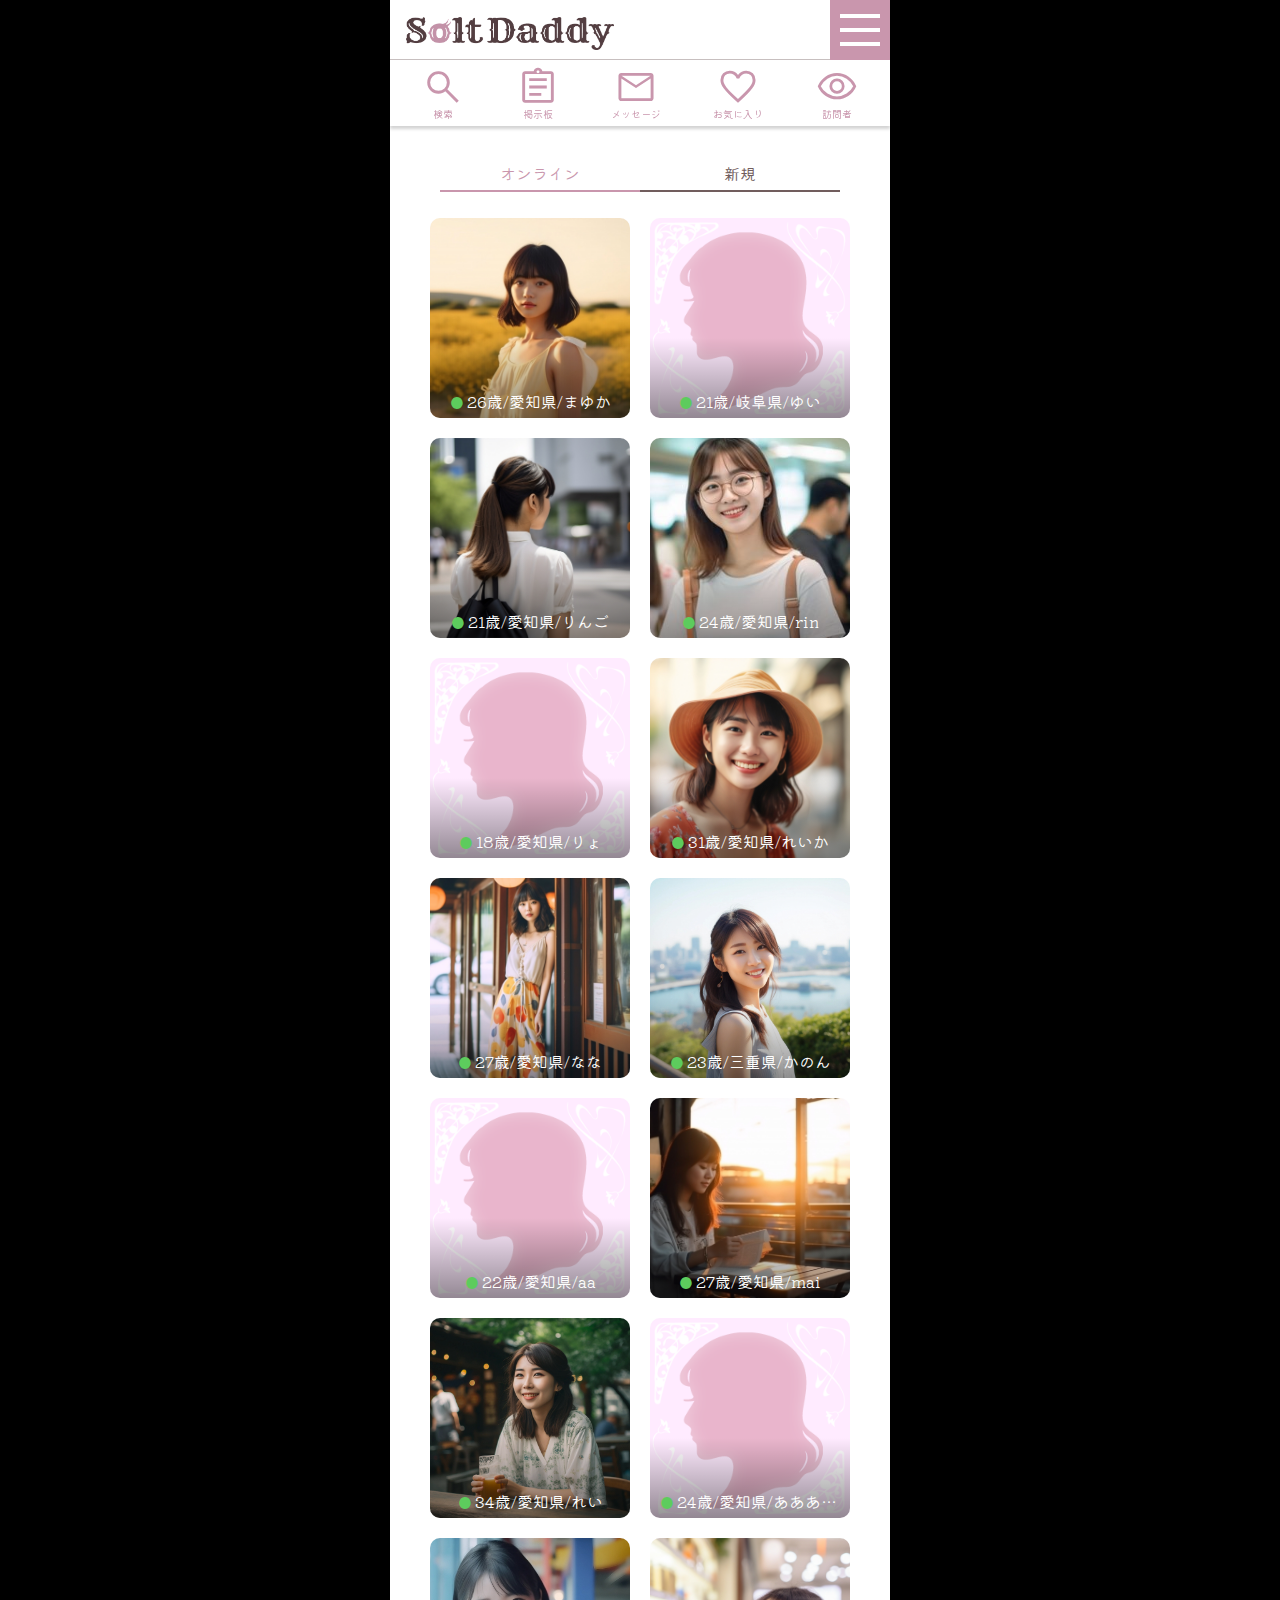
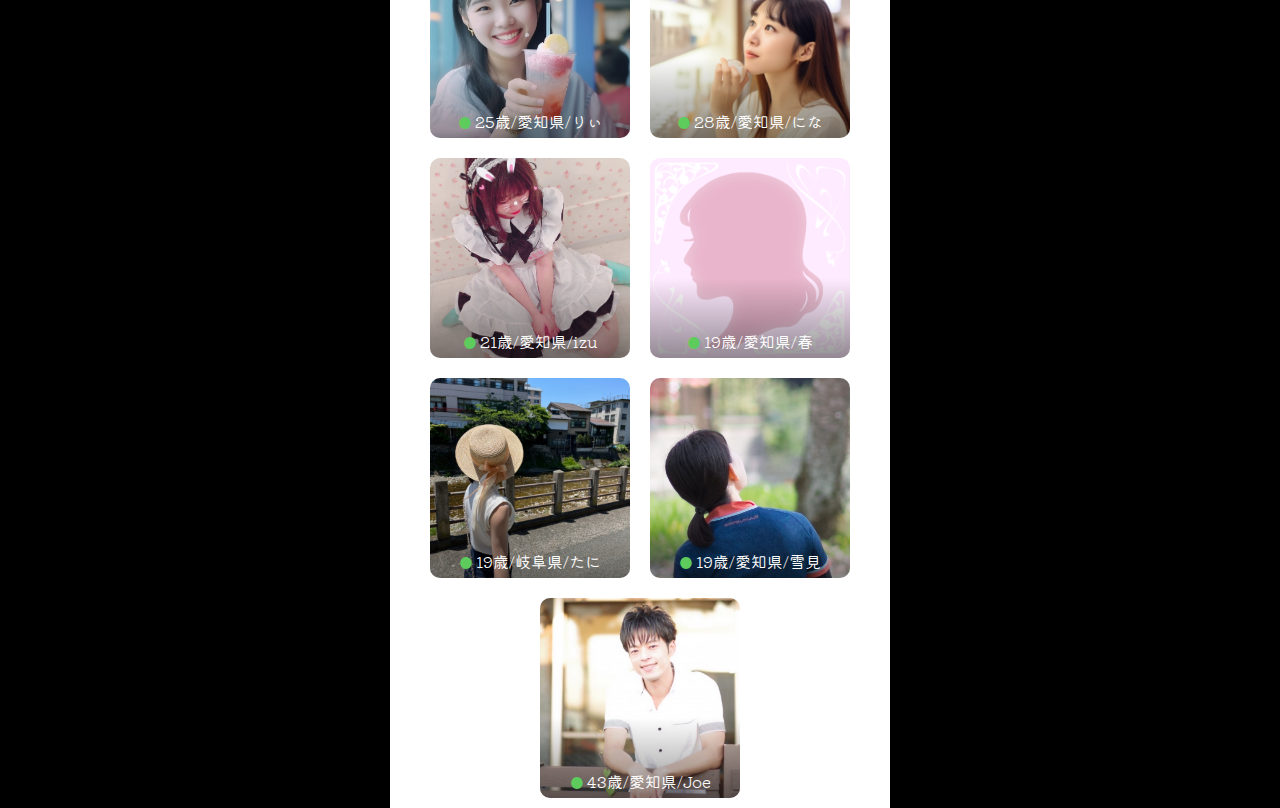
<file: index.html>
<!DOCTYPE html>
<html lang="ja" prefix="og: http://ogp.me/ns#">
<head>
  <meta charset="UTF-8">
  <meta http-equiv="X-UA-Compatible" content="IE=edge">
  <meta name="viewport" content="width=device-width, initial-scale=1.0">
  <link rel="stylesheet" href="css/reset.css">
  <link rel="stylesheet" href="css/style.css">
  <link rel="shortcut icon" href="img/favicon.png">

  <!-- OGP設定 -->
  <meta property="og:title" content="Solt Daddy">
  <meta property="og:type" content="website">
  <meta property="og:description" content="大人の為のマッチングアプリ">
  <meta property="og:url" content="https://shibawanko0202.github.io/solt-daddy/">
  <meta property="og:site_name" content="Solt Daddy">
  <meta property="og:image" content="https://shibawanko0202.github.io/solt-daddy/img/ogp.jpg">

  <!-- google icon -->
    <link rel="stylesheet" href="https://fonts.googleapis.com/css2?family=Material+Symbols+Outlined:opsz,wght,FILL,GRAD@48,400,0,0" />
  <!-- google icon -->

  <!-- google fonts -->
  <link rel="preconnect" href="https://fonts.googleapis.com">
<link rel="preconnect" href="https://fonts.gstatic.com" crossorigin>
<link href="https://fonts.googleapis.com/css2?family=Kiwi+Maru:wght@300;500&display=swap" rel="stylesheet">
<link href="https://fonts.googleapis.com/css2?family=Nanum+Gothic+Coding:wght@700&display=swap&text=123456789" rel="stylesheet">
  <!-- google fonts -->

  <title>solt daddy</title>
</head>

<body>
  <div class="attention hidden" id="attention">
    <div class="attention_box">
      <p>
        サービスを利用できません
      </p>
      <p>
        こちらのサービスは<br>
        有料会員様限定となります<br>
      </p>
      <button>閉じる</button>
    </div>
  </div>
  <header>
    <div class="header_top">
      <img src="img/soltdaddy.png" alt="" class="titleimg">
      <div class="hamburger-body">
        <button class="hamburger">
          <span class="hamburger_bar"></span>
          <span class="hamburger_bar"></span>
          <span class="hamburger_bar"></span>
        </button>
      </div>
    </div>
    <ul class="header_menu">
      <li class="paid_content">
        <span class="material-symbols-outlined">
          search
          </span>
        検索
      </li>
      <li class="paid_content">
        <span class="material-symbols-outlined">
          assignment
          </span>
        掲示板
      </li>
      <li id="messe">
        <span class="topiccount" id="m_counter">1</span>
        <span class="material-symbols-outlined">
          mail
          </span>
        メッセージ
      </li>
      <li class="paid_content">
        <span class="material-symbols-outlined">
          favorite
        </span>
        お気に入り
      </li>
      <li class="visit" id="visit">
        <span class="topiccount" id="v_counter">1</span>
        <span class="material-symbols-outlined">
          visibility
          </span>
        訪問者
      </li>
    </ul>
  </header>
  <main>
    <ul class="situation">
      <li class="current">オンライン</li>
      <li class="paid_content">新規</li>
    </ul>
    <ul class="personlist">
      <li class="person">
        <a href="person/f01.html"></a>
        <img src="img/f01.jpg" alt="">
        <p>26歳/愛知県/まゆか</p>
      </li>
      <li class="person">
        <a href="person/f00.html"></a>
        <img src="img/プロフ画像未設定.png" alt="">
        <p>21歳/岐阜県/ゆい</p>
      </li>
      <li class="person">
        <a href="person/f00.html"></a>
        <img src="img/f02.jpg" alt="">
        <p>21歳/愛知県/りんご</p>
      </li>
      <li class="person">
        <a href="person/f00.html"></a>
        <img src="img/f03.jpg" alt="">
        <p>24歳/愛知県/rin</p>
      </li>
      <li class="person">
        <a href="person/f00.html"></a>
        <img src="img/プロフ画像未設定.png" alt="">
        <p>18歳/愛知県/りょ</p>
      </li>
      <li class="person">
        <a href="person/f00.html"></a>
        <img src="img/f04.jpg" alt="">
        <p>31歳/愛知県/れいか</p>
      </li>
      <li class="person">
        <a href="person/f00.html"></a>
        <img src="img/f05.jpg" alt="">
        <p>27歳/愛知県/なな</p>
      </li>
      <li class="person">
        <a href="person/f00.html"></a>
        <img src="img/f06.jpg" alt="">
        <p>23歳/三重県/かのん</p>
      </li>
      <li class="person">
        <a href="person/f00.html"></a>
        <img src="img/プロフ画像未設定.png" alt="">
        <p>22歳/愛知県/aa</p>
      </li>
      <li class="person">
        <a href="person/f00.html"></a>
        <img src="img/f07.jpg" alt="">
        <p>27歳/愛知県/mai</p>
      </li>
      <li class="person">
        <a href="person/f00.html"></a>
        <img src="img/f08.jpg" alt="">
        <p>34歳/愛知県/れい</p>
      </li>
      <li class="person">
        <a href="person/f00.html"></a>
        <img src="img/プロフ画像未設定.png" alt="">
        <p>24歳/愛知県/あああいい</p>
      </li>
      <li class="person">
        <a href="person/f00.html"></a>
        <img src="img/f09.jpg" alt="">
        <p>25歳/愛知県/りぃ</p>
      </li>
      <li class="person">
        <a href="person/f00.html"></a>
        <img src="img/f10.jpg" alt="">
        <p>28歳/愛知県/にな</p>
      </li>
      <li class="person">
        <a href="person/i01.html"></a>
        <img src="img/i01.jpg" alt="">
        <p>21歳/愛知県/izu</p>
      </li>
      <li class="person">
        <a href="person/i02.html"></a>
        <img src="img/プロフ画像未設定.png" alt="">
        <p>19歳/愛知県/春</p>
      </li>
      <li class="person">
        <a href="person/i03.html"></a>
        <img src="img/i03.jpg" alt="">
        <p>19歳/岐阜県/たに</p>
      </li>
      <li class="person">
        <a href="person/i04.html"></a>
        <img src="img/i04.jpg" alt="">
        <p>19歳/愛知県/雪見</p>
      </li>
      <li class="person">
        <a href="person/k00.html"></a>
        <img src="img/k00.jpg" alt="">
        <p>43歳/愛知県/Joe</p>
      </li>
    </ul>
  </main>

 <script src="js/main.js"></script>
</body>
</html>
</file>
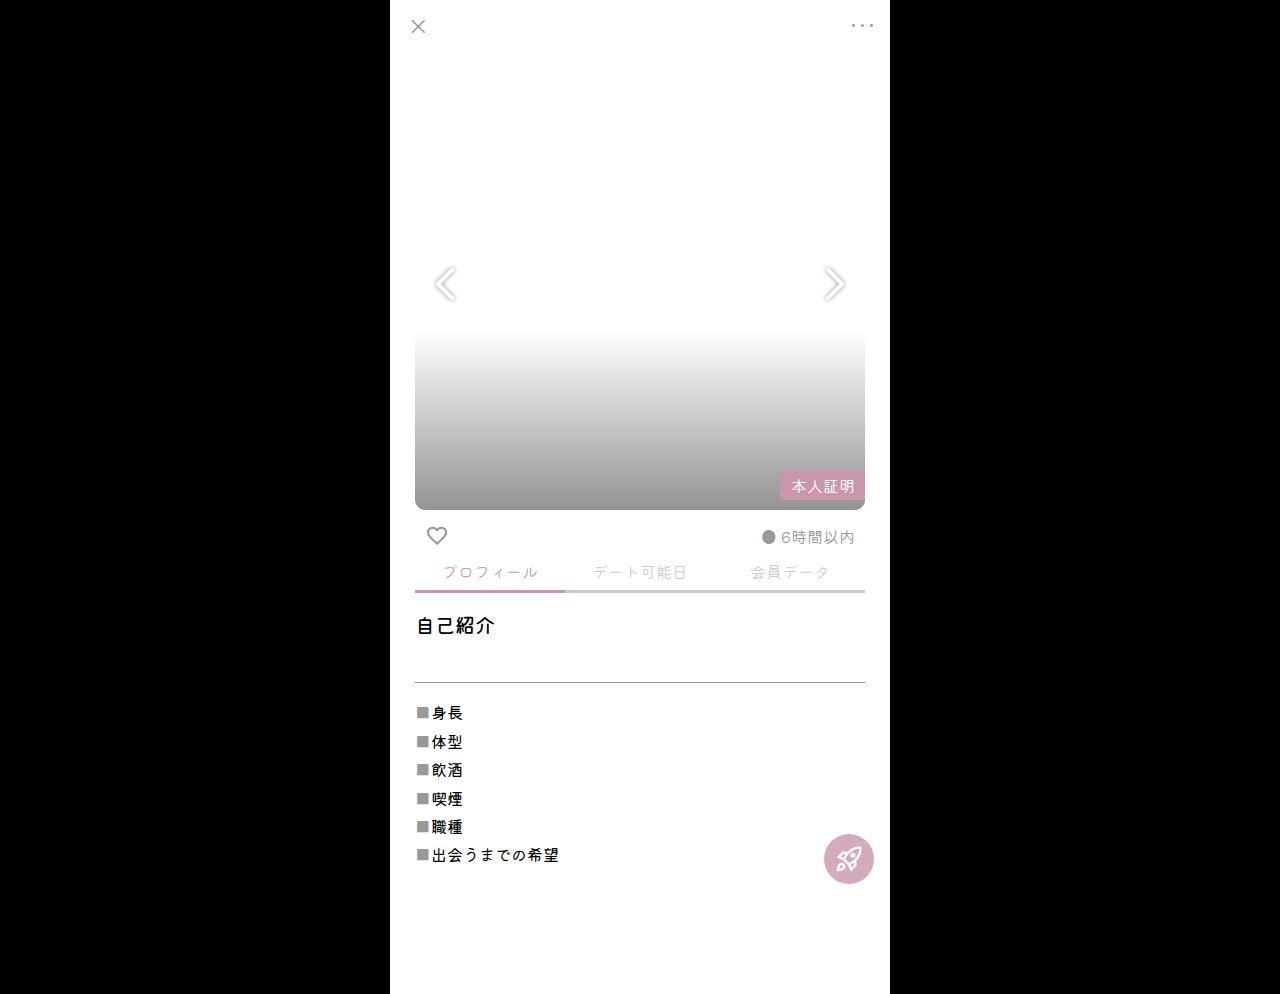
<file: profile.html>
<!DOCTYPE html>
<html lang="ja" prefix="og: http://ogp.me/ns#">
<head>
  <meta charset="UTF-8">
  <meta http-equiv="X-UA-Compatible" content="IE=edge">
  <meta name="viewport" content="width=device-width, initial-scale=1.0">
  <link rel="stylesheet" href="css/reset.css">
  <link rel="stylesheet" href="css/style.css">
  <link rel="shortcut icon" href="img/favicon.png">
  <!-- google icon -->
    <link rel="stylesheet" href="https://fonts.googleapis.com/css2?family=Material+Symbols+Outlined:opsz,wght,FILL,GRAD@48,400,0,0" />
    <link rel="stylesheet" href="https://fonts.googleapis.com/css2?family=Material+Symbols+Outlined:opsz,wght,FILL,GRAD@48,400,1,0" />
  <!-- google icon -->
  <!-- google fonts -->
  <link rel="preconnect" href="https://fonts.googleapis.com">
<link rel="preconnect" href="https://fonts.gstatic.com" crossorigin>
<link href="https://fonts.googleapis.com/css2?family=Kiwi+Maru:wght@300;500&display=swap" rel="stylesheet">
<link href="https://fonts.googleapis.com/css2?family=Nanum+Gothic+Coding:wght@700&display=swap&text=123456789" rel="stylesheet">
  <!-- google fonts -->
  <title>solt daddy</title>
</head>

<body class="prof_body">
  <div class="attention hidden" id="attention">
    <div class="attention_box">
      <p>
        サービスを利用できません
      </p>
      <p>
        こちらのサービスは<br>
        有料会員様限定となります<br>
      </p>
      <button>閉じる</button>
    </div>
  </div>
  <div class="prof_header" id="prof_header">
    <p>
      <a href="index.html#" onclick="history.back()">
        ×
      </a>
    </p>
    <p>…</p>
  </div>
  <div class="rocket_container paid_content">
    <div class="prof_rocket">
      <span class="material-symbols-outlined">
        rocket_launch
      </span>
    </div>
  </div>
  <div class="prof_top" id="prof_top">
    <h1 id="top_name"></h1>
    <div class="prof_mainimag" id="mainimg">
      <span class="material-symbols-outlined favorite" id="love">
        favorite
      </span>
      <div class="arrows">
        <a href=""  id="arrow_back" class="arrow_link">
          <span class="material-symbols-outlined">
            arrow_back_ios_new
            </span>
        </a>
        <a href="" id="arrow_forward" class="arrow_link">
          <span class="material-symbols-outlined">
            arrow_forward_ios
          </span>
        </a>
      </div>
      <div class="prof_info">
        <span class="prof_name" id="prof_name">
        </span>
        <span id="age-place"></span>
        <p class="oneword" id="oneword"></p>
      </div>
      <div class="proof">
        本人証明
      </div>
    </div>
    <div class="prof_top_under">
      <span class="material-symbols-outlined" id="favorite">
        favorite
      </span>
      <p class="hour">
        6時間以内
      </p>
    </div>
    <!-- <div class="sub_img">
      <img src="img/プロフ画像未設定.png" alt="">
      <img src="img/プロフ画像未設定.png" alt="">
      <img src="img/プロフ画像未設定.png" alt="">
    </div> -->
  </div>
  <div class="prof_data">
    <ul class="prof_data_list">
      <li class="current">プロフィール</li>
      <li class="paid_content">デート可能日</li>
      <li class="paid_content">会員データ</li>
    </ul>
    <div class="self-introduction">
      <h2>自己紹介</h2>
      <p id="self-introduction">
      </p>
      <dl class="self-introduction-data">
        <dt>身長</dt>
        <dd id="height"></dd>
        <dt>体型</dt>
        <dd id="figure"></dd>
        <dt>飲酒</dt>
        <dd id="alcohol"></dd>
        <dt>喫煙</dt>
        <dd id="smoking"></dd>
        <dt id="work_dt">職種</dt>
        <dd id="work"></dd>
        <dt id="wish_dt">出会うまでの希望</dt>
        <dd id="wish"></dd>
      </dl>
    </div>
  </div>
  <script src="js/list.js"></script>
 <script src="js/prof.js"></script>
</body>
</html>
</file>
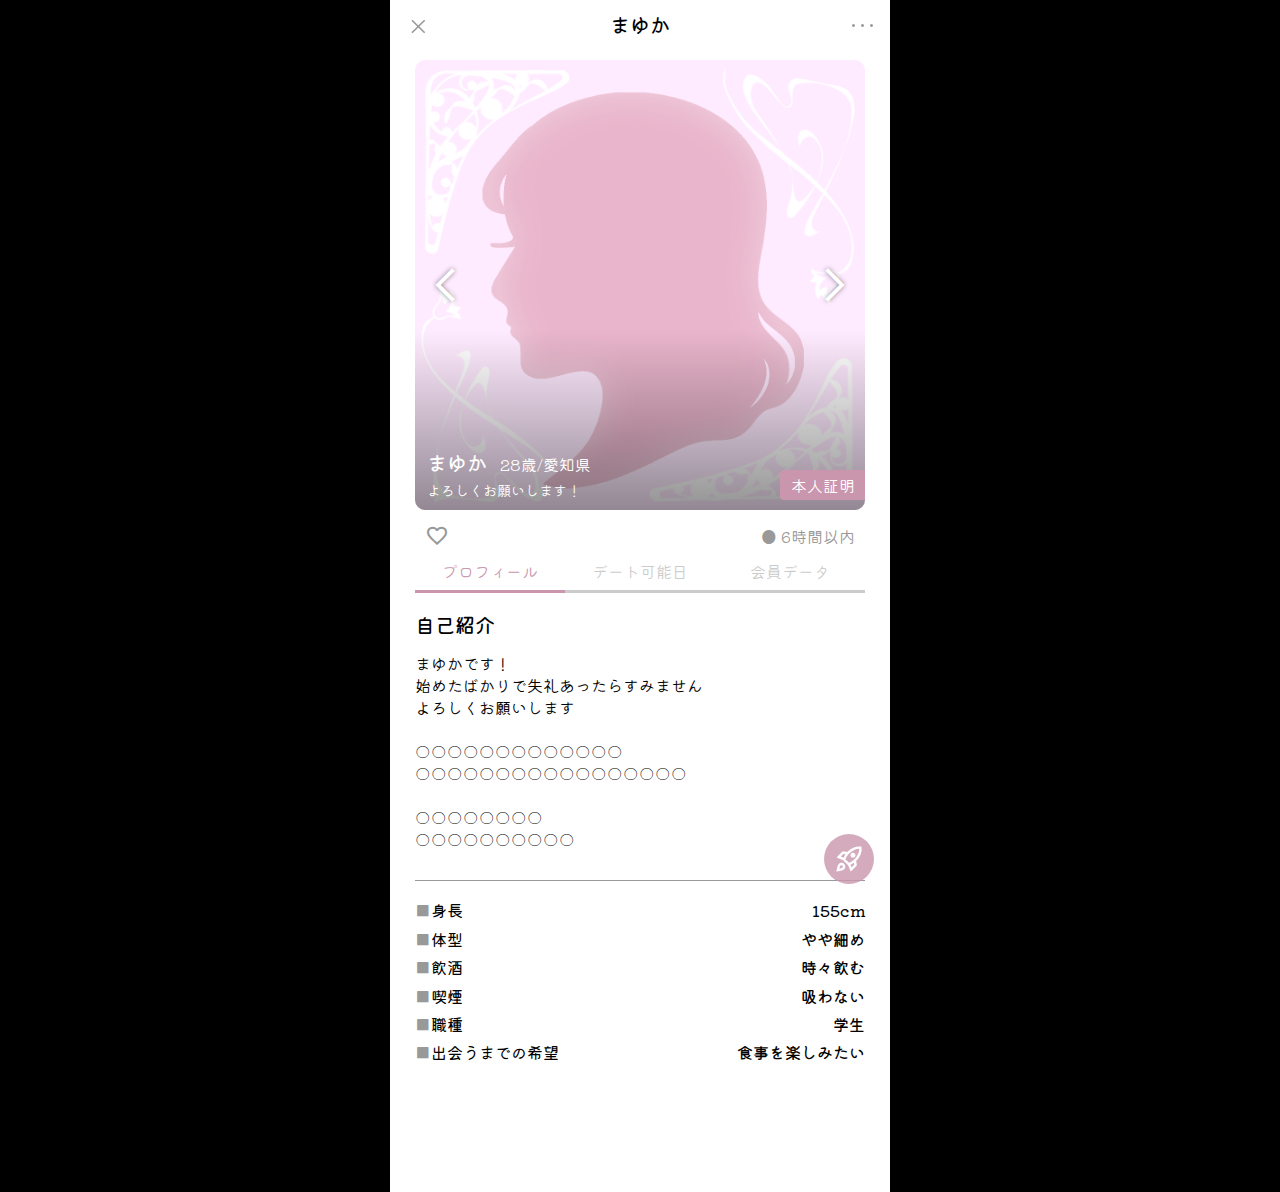
<file: person/f00.html>
<!DOCTYPE html>
<html lang="ja" prefix="og: http://ogp.me/ns#">
<head>
  <meta charset="UTF-8">
  <meta http-equiv="X-UA-Compatible" content="IE=edge">
  <meta name="viewport" content="width=device-width, initial-scale=1.0">
  <link rel="stylesheet" href="../css/reset.css">
  <link rel="stylesheet" href="../css/style.css">
  <link rel="shortcut icon" href="../img/favicon.png">
  <!-- google icon -->
    <link rel="stylesheet" href="https://fonts.googleapis.com/css2?family=Material+Symbols+Outlined:opsz,wght,FILL,GRAD@48,400,0,0" />
    <link rel="stylesheet" href="https://fonts.googleapis.com/css2?family=Material+Symbols+Outlined:opsz,wght,FILL,GRAD@48,400,1,0" />
  <!-- google icon -->
  <!-- google fonts -->
  <link rel="preconnect" href="https://fonts.googleapis.com">
<link rel="preconnect" href="https://fonts.gstatic.com" crossorigin>
<link href="https://fonts.googleapis.com/css2?family=Kiwi+Maru:wght@300;500&display=swap" rel="stylesheet">
<link href="https://fonts.googleapis.com/css2?family=Nanum+Gothic+Coding:wght@700&display=swap&text=123456789" rel="stylesheet">
  <!-- google fonts -->
  <title>solt daddy</title>
</head>

<body class="prof_body">
  <div class="prof_header" id="prof_header">
    <p>
      <a href="#" onclick="history.back()">
        ×
      </a>
    </p>
    <p>…</p>
  </div>
  <div class="rocket_container">
    <div class="prof_rocket">
      <span class="material-symbols-outlined">
        rocket_launch
      </span>
    </div>
  </div>
  <div class="prof_top" id="prof_top">
    <h1>まゆか</h1>
    <div class="prof_mainimag">
      <span class="material-symbols-outlined favorite" id="love">
        favorite
      </span>
      <img src="../img/プロフ画像未設定.png" alt="">
      <div class="arrows">
        <span class="material-symbols-outlined">
          arrow_back_ios_new
          </span>
        <span class="material-symbols-outlined">
          arrow_forward_ios
        </span>
      </div>
      <div class="prof_info">
        <p>
          <span>
            まゆか
          </span>
          28歳/愛知県
        </p>
        <p class="oneword">
          よろしくお願いします！
        </p>
      </div>
      <div class="proof">
        本人証明
      </div>
    </div>
    <div class="prof_top_under">
      <span class="material-symbols-outlined" id="favorite">
        favorite
      </span>
      <p class="hour">
        6時間以内
      </p>
    </div>
    <!-- <div class="sub_img">
      <img src="../img/プロフ画像未設定.png" alt="">
      <img src="../img/プロフ画像未設定.png" alt="">
      <img src="../img/プロフ画像未設定.png" alt="">
    </div> -->
  </div>
  <div class="prof_data">
    <ul class="prof_data_list">
      <li class="current">プロフィール</li>
      <li>デート可能日</li>
      <li>会員データ</li>
    </ul>
    <div class="self-introduction">
      <h2>自己紹介</h2>
      <p>
        まゆかです！<br>
        始めたばかりで失礼あったらすみません<br>
        よろしくお願いします<br>
        <br>
        ○○○○○○○○○○○○○<br>
        ○○○○○○○○○○○○○○○○○<br>
        <br>
        ○○○○○○○○<br>
        ○○○○○○○○○○<br>
      </p>
      <dl class="self-introduction-data">
        <dt>身長</dt>
        <dd>155cm</dd>
        <dt>体型</dt>
        <dd>やや細め</dd>
        <dt>飲酒</dt>
        <dd>時々飲む</dd>
        <dt>喫煙</dt>
        <dd>吸わない</dd>
        <dt>職種</dt>
        <dd>学生</dd>
        <dt>出会うまでの希望</dt>
        <dd>食事を楽しみたい</dd>
      </dl>
    </div>
  </div>
 <script src="../js/prof.js"></script>
</body>
</html>
</file>
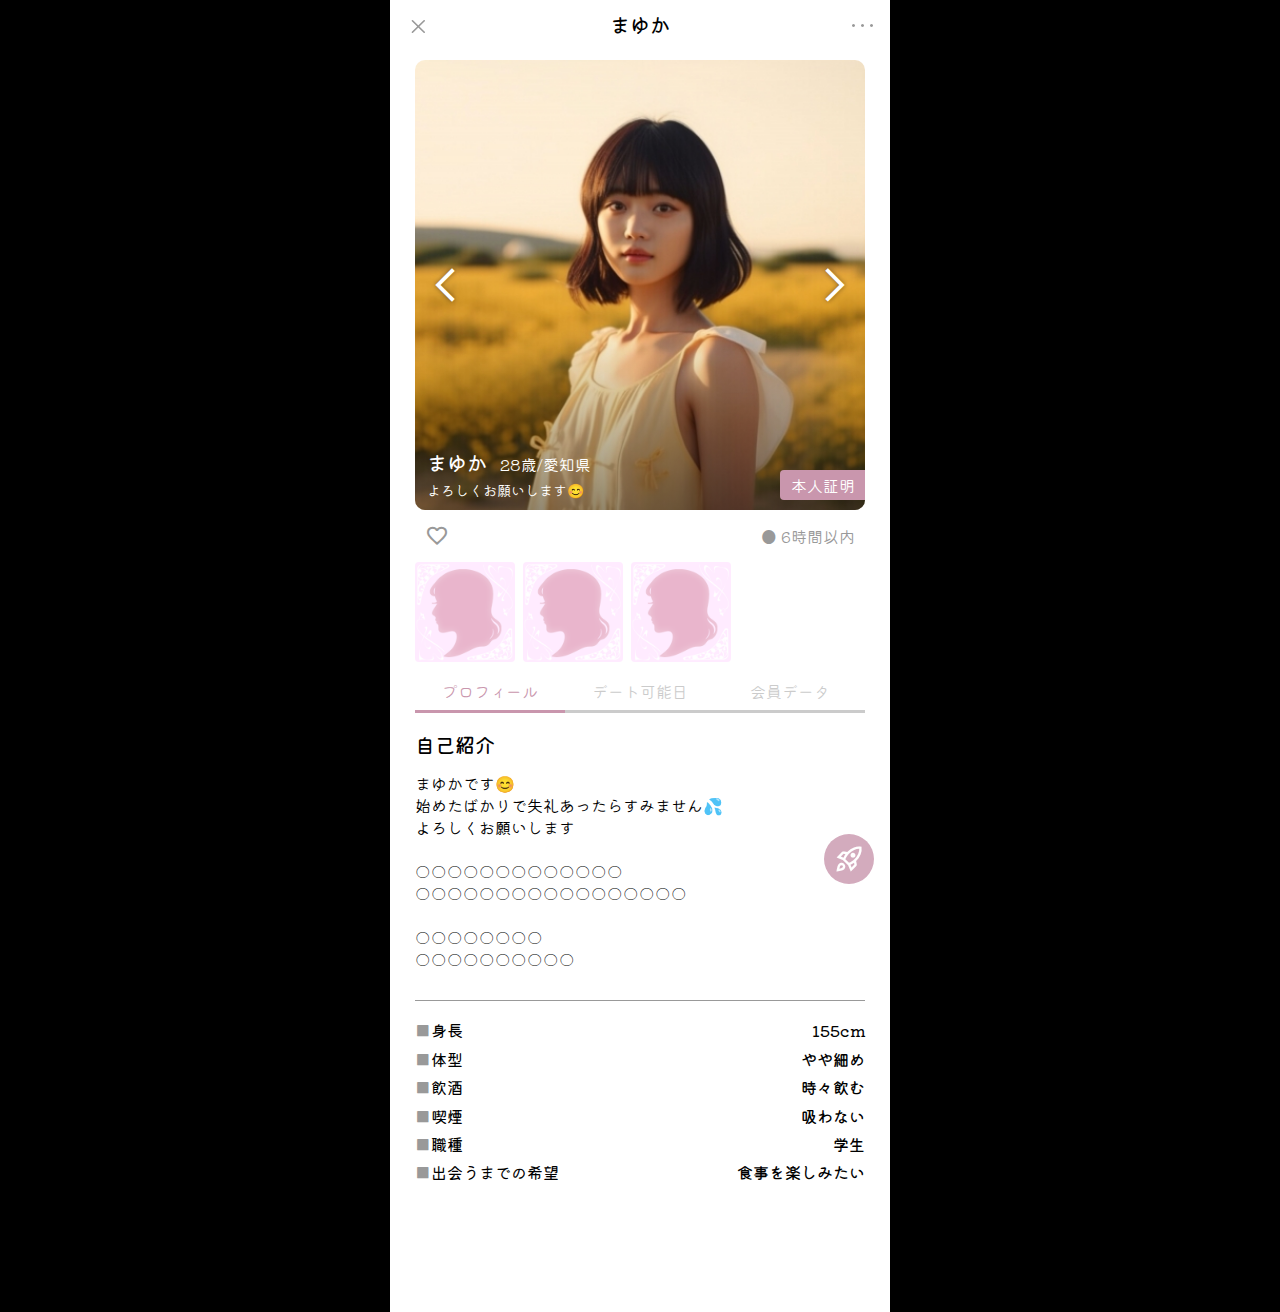
<file: person/f01.html>
<!DOCTYPE html>
<html lang="ja" prefix="og: http://ogp.me/ns#">
<head>
  <meta charset="UTF-8">
  <meta http-equiv="X-UA-Compatible" content="IE=edge">
  <meta name="viewport" content="width=device-width, initial-scale=1.0">
  <link rel="stylesheet" href="../css/reset.css">
  <link rel="stylesheet" href="../css/style.css">
  <link rel="shortcut icon" href="../img/favicon.png">
  <!-- google icon -->
    <link rel="stylesheet" href="https://fonts.googleapis.com/css2?family=Material+Symbols+Outlined:opsz,wght,FILL,GRAD@48,400,0,0" />
    <link rel="stylesheet" href="https://fonts.googleapis.com/css2?family=Material+Symbols+Outlined:opsz,wght,FILL,GRAD@48,400,1,0" />
  <!-- google icon -->
  <!-- google fonts -->
  <link rel="preconnect" href="https://fonts.googleapis.com">
<link rel="preconnect" href="https://fonts.gstatic.com" crossorigin>
<link href="https://fonts.googleapis.com/css2?family=Kiwi+Maru:wght@300;500&display=swap" rel="stylesheet">
<link href="https://fonts.googleapis.com/css2?family=Nanum+Gothic+Coding:wght@700&display=swap&text=123456789" rel="stylesheet">
  <!-- google fonts -->
  <title>solt daddy</title>
</head>

<body class="prof_body">
  <div class="prof_header" id="prof_header">
    <p>
      <a href="#" onclick="history.back()">
        ×
      </a>
    </p>
    <p>…</p>
  </div>
  <div class="rocket_container">
    <div class="prof_rocket">
      <span class="material-symbols-outlined">
        rocket_launch
      </span>
    </div>
  </div>
  <div class="prof_top" id="prof_top">
    <h1>まゆか</h1>
    <div class="prof_mainimag">
      <span class="material-symbols-outlined favorite" id="love">
        favorite
      </span>
      <img src="../img/f01.jpg" alt="">
      <div class="arrows">
        <span class="material-symbols-outlined">
          arrow_back_ios_new
          </span>
        <span class="material-symbols-outlined">
          arrow_forward_ios
        </span>
      </div>
      <div class="prof_info">
        <p>
          <span>
            まゆか
          </span>
          28歳/愛知県
        </p>
        <p class="oneword">
          よろしくお願いします😊
        </p>
      </div>
      <div class="proof">
        本人証明
      </div>
    </div>
    <div class="prof_top_under">
      <span class="material-symbols-outlined" id="favorite">
        favorite
      </span>
      <p class="hour">
        6時間以内
      </p>
    </div>
    <div class="sub_img">
      <img src="../img/プロフ画像未設定.png" alt="">
      <img src="../img/プロフ画像未設定.png" alt="">
      <img src="../img/プロフ画像未設定.png" alt="">
    </div>
  </div>
  <div class="prof_data">
    <ul class="prof_data_list">
      <li class="current">プロフィール</li>
      <li>デート可能日</li>
      <li>会員データ</li>
    </ul>
    <div class="self-introduction">
      <h2>自己紹介</h2>
      <p>
        まゆかです😊<br>
        始めたばかりで失礼あったらすみません💦<br>
        よろしくお願いします<br>
        <br>
        ○○○○○○○○○○○○○<br>
        ○○○○○○○○○○○○○○○○○<br>
        <br>
        ○○○○○○○○<br>
        ○○○○○○○○○○<br>
      </p>
      <dl class="self-introduction-data">
        <dt>身長</dt>
        <dd>155cm</dd>
        <dt>体型</dt>
        <dd>やや細め</dd>
        <dt>飲酒</dt>
        <dd>時々飲む</dd>
        <dt>喫煙</dt>
        <dd>吸わない</dd>
        <dt>職種</dt>
        <dd>学生</dd>
        <dt>出会うまでの希望</dt>
        <dd>食事を楽しみたい</dd>
      </dl>
    </div>
  </div>
 <script src="../js/prof.js"></script>
</body>
</html>
</file>
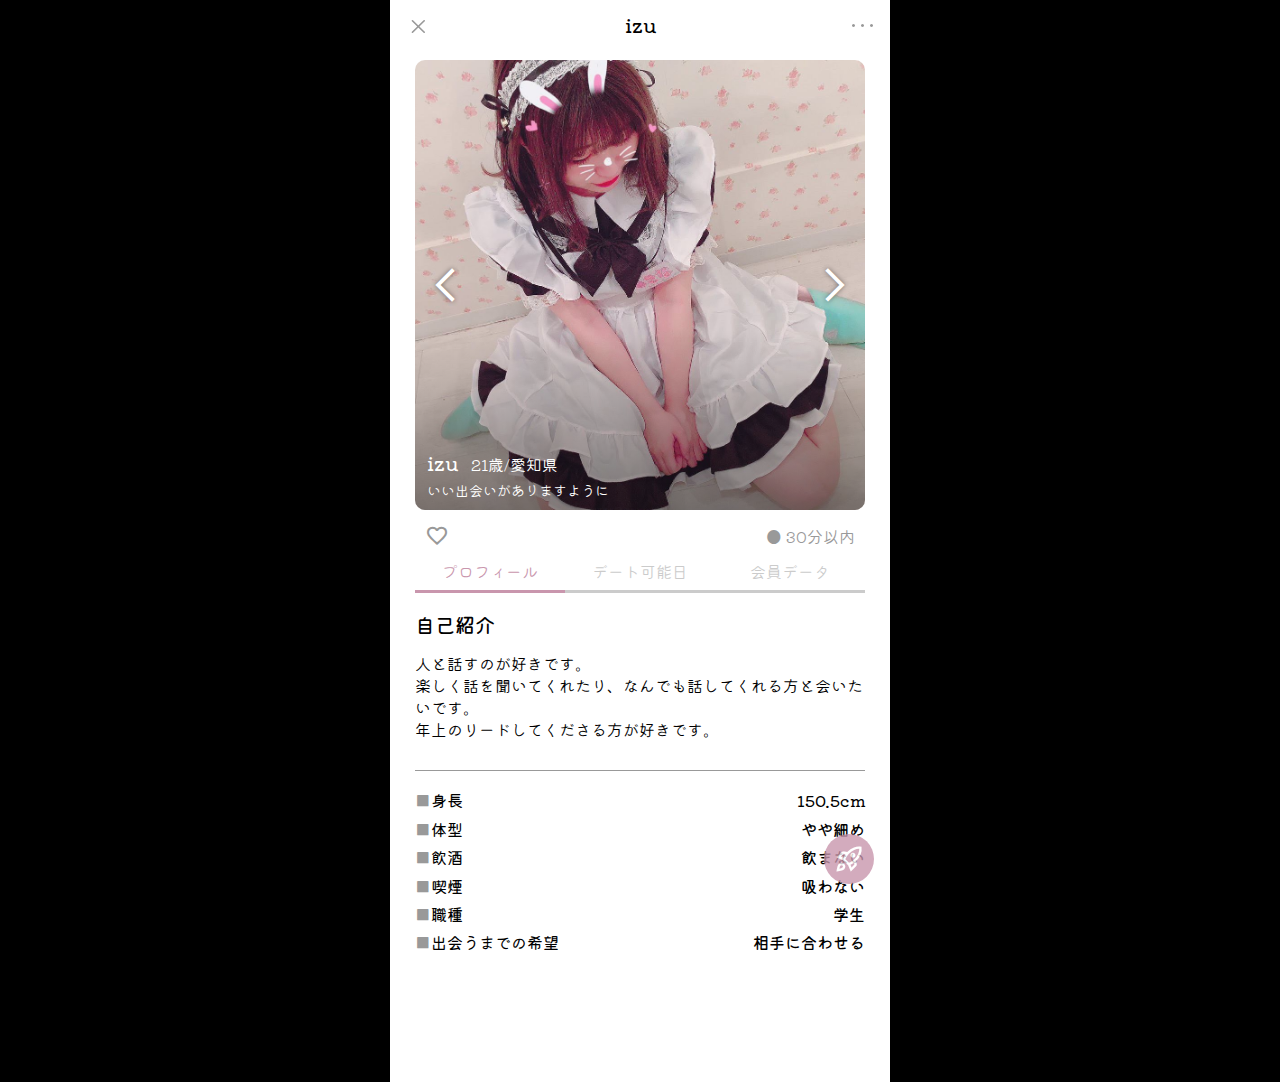
<file: person/i01.html>
<!DOCTYPE html>
<html lang="ja" prefix="og: http://ogp.me/ns#">
<head>
  <meta charset="UTF-8">
  <meta http-equiv="X-UA-Compatible" content="IE=edge">
  <meta name="viewport" content="width=device-width, initial-scale=1.0">
  <link rel="stylesheet" href="../css/reset.css">
  <link rel="stylesheet" href="../css/style.css">
  <link rel="shortcut icon" href="../img/favicon.png">
  <!-- google icon -->
    <link rel="stylesheet" href="https://fonts.googleapis.com/css2?family=Material+Symbols+Outlined:opsz,wght,FILL,GRAD@48,400,0,0" />
    <link rel="stylesheet" href="https://fonts.googleapis.com/css2?family=Material+Symbols+Outlined:opsz,wght,FILL,GRAD@48,400,1,0" />
  <!-- google icon -->
  <!-- google fonts -->
  <link rel="preconnect" href="https://fonts.googleapis.com">
<link rel="preconnect" href="https://fonts.gstatic.com" crossorigin>
<link href="https://fonts.googleapis.com/css2?family=Kiwi+Maru:wght@300;500&display=swap" rel="stylesheet">
<link href="https://fonts.googleapis.com/css2?family=Nanum+Gothic+Coding:wght@700&display=swap&text=123456789" rel="stylesheet">
  <!-- google fonts -->
  <title>solt daddy</title>
</head>

<body class="prof_body">
  <div class="prof_header" id="prof_header">
    <p>
      <a href="#" onclick="history.back()">
        ×
      </a>
    </p>
    <p>…</p>
  </div>
  <div class="rocket_container">
    <div class="prof_rocket">
      <span class="material-symbols-outlined">
        rocket_launch
      </span>
    </div>
  </div>
  <div class="prof_top" id="prof_top">
    <h1>izu</h1>
    <div class="prof_mainimag">
      <span class="material-symbols-outlined favorite" id="love">
        favorite
      </span>
      <img src="../img/i01.jpg" alt="">
      <div class="arrows">
        <span class="material-symbols-outlined">
          arrow_back_ios_new
          </span>
        <span class="material-symbols-outlined">
          arrow_forward_ios
        </span>
      </div>
      <div class="prof_info">
        <p>
          <span>
            izu
          </span>
          21歳/愛知県
        </p>
        <p class="oneword">
          いい出会いがありますように
        </p>
      </div>
      <!-- <div class="proof">
        本人証明
      </div> -->
    </div>
    <div class="prof_top_under">
      <span class="material-symbols-outlined" id="favorite">
        favorite
      </span>
      <p class="hour">
        30分以内
      </p>
    </div>
    <!-- <div class="sub_img">
      <img src="../img/プロフ画像未設定.png" alt="">
      <img src="../img/プロフ画像未設定.png" alt="">
      <img src="../img/プロフ画像未設定.png" alt="">
    </div> -->
  </div>
  <div class="prof_data">
    <ul class="prof_data_list">
      <li class="current">プロフィール</li>
      <li>デート可能日</li>
      <li>会員データ</li>
    </ul>
    <div class="self-introduction">
      <h2>自己紹介</h2>
      <p>
        人と話すのが好きです。<br>
        楽しく話を聞いてくれたり、なんでも話してくれる方と会いたいです。<br>
        年上のリードしてくださる方が好きです。<br>
      </p>
      <dl class="self-introduction-data">
        <dt>身長</dt>
        <dd>150.5cm</dd>
        <dt>体型</dt>
        <dd>やや細め</dd>
        <dt>飲酒</dt>
        <dd>飲まない</dd>
        <dt>喫煙</dt>
        <dd>吸わない</dd>
        <dt>職種</dt>
        <dd>学生</dd>
        <dt>出会うまでの希望</dt>
        <dd>相手に合わせる</dd>
      </dl>
    </div>
  </div>
 <script src="../js/prof.js"></script>
</body>
</html>
</file>
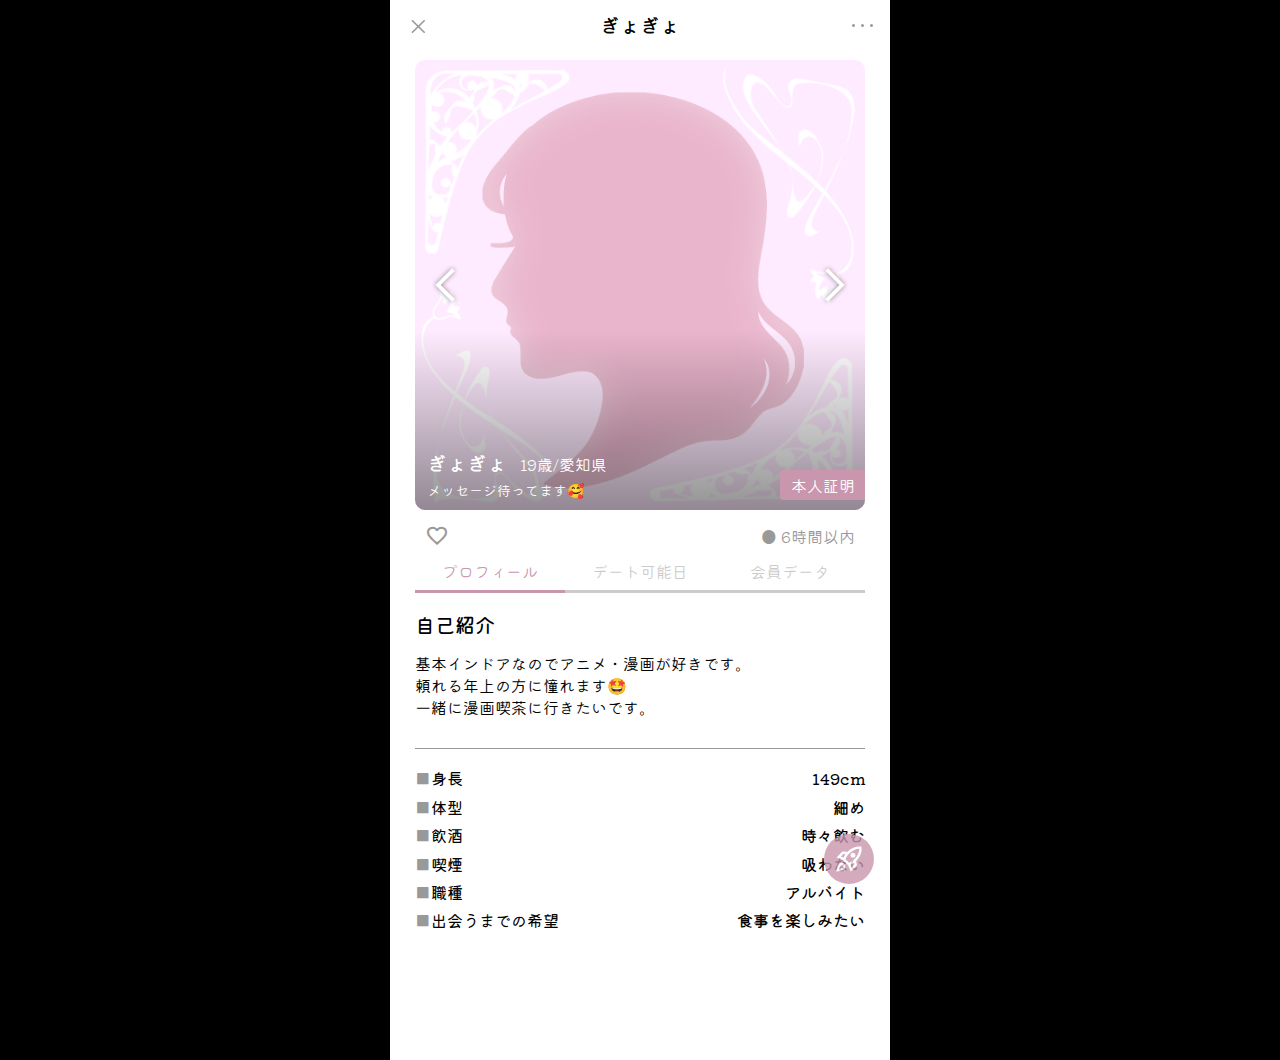
<file: person/i02.html>
<!DOCTYPE html>
<html lang="ja" prefix="og: http://ogp.me/ns#">
<head>
  <meta charset="UTF-8">
  <meta http-equiv="X-UA-Compatible" content="IE=edge">
  <meta name="viewport" content="width=device-width, initial-scale=1.0">
  <link rel="stylesheet" href="../css/reset.css">
  <link rel="stylesheet" href="../css/style.css">
  <link rel="shortcut icon" href="../img/favicon.png">
  <!-- google icon -->
    <link rel="stylesheet" href="https://fonts.googleapis.com/css2?family=Material+Symbols+Outlined:opsz,wght,FILL,GRAD@48,400,0,0" />
    <link rel="stylesheet" href="https://fonts.googleapis.com/css2?family=Material+Symbols+Outlined:opsz,wght,FILL,GRAD@48,400,1,0" />
  <!-- google icon -->
  <!-- google fonts -->
  <link rel="preconnect" href="https://fonts.googleapis.com">
<link rel="preconnect" href="https://fonts.gstatic.com" crossorigin>
<link href="https://fonts.googleapis.com/css2?family=Kiwi+Maru:wght@300;500&display=swap" rel="stylesheet">
<link href="https://fonts.googleapis.com/css2?family=Nanum+Gothic+Coding:wght@700&display=swap&text=123456789" rel="stylesheet">
  <!-- google fonts -->
  <title>solt daddy</title>
</head>

<body class="prof_body">
  <div class="prof_header" id="prof_header">
    <p>
      <a href="#" onclick="history.back()">
        ×
      </a>
    </p>
    <p>…</p>
  </div>
  <div class="rocket_container">
    <div class="prof_rocket">
      <span class="material-symbols-outlined">
        rocket_launch
      </span>
    </div>
  </div>
  <div class="prof_top" id="prof_top">
    <h1>ぎょぎょ</h1>
    <div class="prof_mainimag">
      <span class="material-symbols-outlined favorite" id="love">
        favorite
      </span>
      <img src="../img/プロフ画像未設定.png" alt="">
      <div class="arrows">
        <span class="material-symbols-outlined">
          arrow_back_ios_new
          </span>
        <span class="material-symbols-outlined">
          arrow_forward_ios
        </span>
      </div>
      <div class="prof_info">
        <p>
          <span>
            ぎょぎょ
          </span>
          19歳/愛知県
        </p>
        <p class="oneword">
          メッセージ待ってます🥰
        </p>
      </div>
      <div class="proof">
        本人証明
      </div>
    </div>
    <div class="prof_top_under">
      <span class="material-symbols-outlined" id="favorite">
        favorite
      </span>
      <p class="hour">
        6時間以内
      </p>
    </div>
    <!-- <div class="sub_img">
      <img src="../img/プロフ画像未設定.png" alt="">
      <img src="../img/プロフ画像未設定.png" alt="">
      <img src="../img/プロフ画像未設定.png" alt="">
    </div> -->
  </div>
  <div class="prof_data">
    <ul class="prof_data_list">
      <li class="current">プロフィール</li>
      <li>デート可能日</li>
      <li>会員データ</li>
    </ul>
    <div class="self-introduction">
      <h2>自己紹介</h2>
      <p>
        基本インドアなのでアニメ・漫画が好きです。<br>
        頼れる年上の方に憧れます🤩<br>
        一緒に漫画喫茶に行きたいです。<br>
      </p>
      <dl class="self-introduction-data">
        <dt>身長</dt>
        <dd>149cm</dd>
        <dt>体型</dt>
        <dd>細め</dd>
        <dt>飲酒</dt>
        <dd>時々飲む</dd>
        <dt>喫煙</dt>
        <dd>吸わない</dd>
        <dt>職種</dt>
        <dd>アルバイト</dd>
        <dt>出会うまでの希望</dt>
        <dd>食事を楽しみたい</dd>
      </dl>
    </div>
  </div>
 <script src="../js/prof.js"></script>
</body>
</html>
</file>
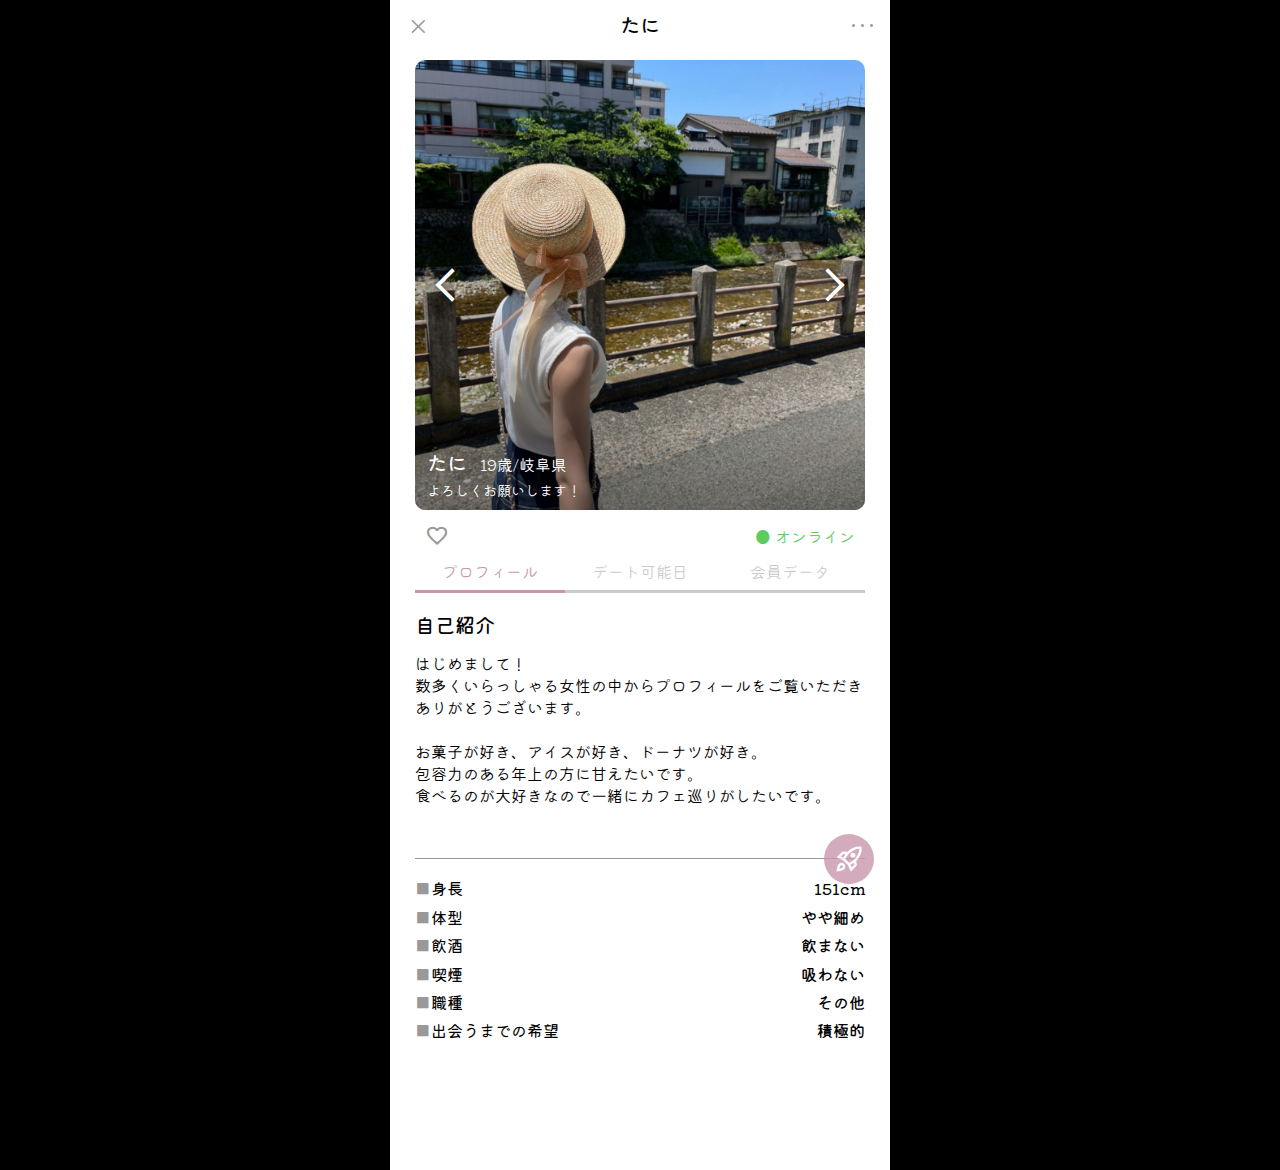
<file: person/i03.html>
<!DOCTYPE html>
<html lang="ja" prefix="og: http://ogp.me/ns#">
<head>
  <meta charset="UTF-8">
  <meta http-equiv="X-UA-Compatible" content="IE=edge">
  <meta name="viewport" content="width=device-width, initial-scale=1.0">
  <link rel="stylesheet" href="../css/reset.css">
  <link rel="stylesheet" href="../css/style.css">
  <link rel="shortcut icon" href="../img/favicon.png">
  <!-- google icon -->
    <link rel="stylesheet" href="https://fonts.googleapis.com/css2?family=Material+Symbols+Outlined:opsz,wght,FILL,GRAD@48,400,0,0" />
    <link rel="stylesheet" href="https://fonts.googleapis.com/css2?family=Material+Symbols+Outlined:opsz,wght,FILL,GRAD@48,400,1,0" />
  <!-- google icon -->
  <!-- google fonts -->
  <link rel="preconnect" href="https://fonts.googleapis.com">
<link rel="preconnect" href="https://fonts.gstatic.com" crossorigin>
<link href="https://fonts.googleapis.com/css2?family=Kiwi+Maru:wght@300;500&display=swap" rel="stylesheet">
<link href="https://fonts.googleapis.com/css2?family=Nanum+Gothic+Coding:wght@700&display=swap&text=123456789" rel="stylesheet">
  <!-- google fonts -->
  <title>solt daddy</title>
</head>

<body class="prof_body">
  <div class="prof_header" id="prof_header">
    <p>
      <a href="#" onclick="history.back()">
        ×
      </a>
    </p>
    <p>…</p>
  </div>
  <div class="rocket_container">
    <div class="prof_rocket">
      <span class="material-symbols-outlined">
        rocket_launch
      </span>
    </div>
  </div>
  <div class="prof_top" id="prof_top">
    <h1>たに</h1>
    <div class="prof_mainimag">
      <span class="material-symbols-outlined favorite" id="love">
        favorite
      </span>
      <img src="../img/i03.jpg" alt="">
      <div class="arrows">
        <span class="material-symbols-outlined">
          arrow_back_ios_new
          </span>
        <span class="material-symbols-outlined">
          arrow_forward_ios
        </span>
      </div>
      <div class="prof_info">
        <p>
          <span>
            たに
          </span>
          19歳/岐阜県
        </p>
        <p class="oneword">
          よろしくお願いします！
        </p>
      </div>
      <!-- <div class="proof">
        本人証明
      </div> -->
    </div>
    <div class="prof_top_under">
      <span class="material-symbols-outlined" id="favorite">
        favorite
      </span>
      <p class="hour online">
        オンライン
      </p>
    </div>
    <!-- <div class="sub_img">
      <img src="../img/プロフ画像未設定.png" alt="">
      <img src="../img/プロフ画像未設定.png" alt="">
      <img src="../img/プロフ画像未設定.png" alt="">
    </div> -->
  </div>
  <div class="prof_data">
    <ul class="prof_data_list">
      <li class="current">プロフィール</li>
      <li>デート可能日</li>
      <li>会員データ</li>
    </ul>
    <div class="self-introduction">
      <h2>自己紹介</h2>
      <p>
        はじめまして！<br>
        数多くいらっしゃる女性の中からプロフィールをご覧いただきありがとうございます。<br>
        <br>
        お菓子が好き、アイスが好き、ドーナツが好き。<br>
        包容力のある年上の方に甘えたいです。<br>
        食べるのが大好きなので一緒にカフェ巡りがしたいです。<br>
        <br>
      </p>
      <dl class="self-introduction-data">
        <dt>身長</dt>
        <dd>151cm</dd>
        <dt>体型</dt>
        <dd>やや細め</dd>
        <dt>飲酒</dt>
        <dd>飲まない</dd>
        <dt>喫煙</dt>
        <dd>吸わない</dd>
        <dt>職種</dt>
        <dd>その他</dd>
        <dt>出会うまでの希望</dt>
        <dd>積極的</dd>
      </dl>
    </div>
  </div>
 <script src="../js/prof.js"></script>
</body>
</html>
</file>
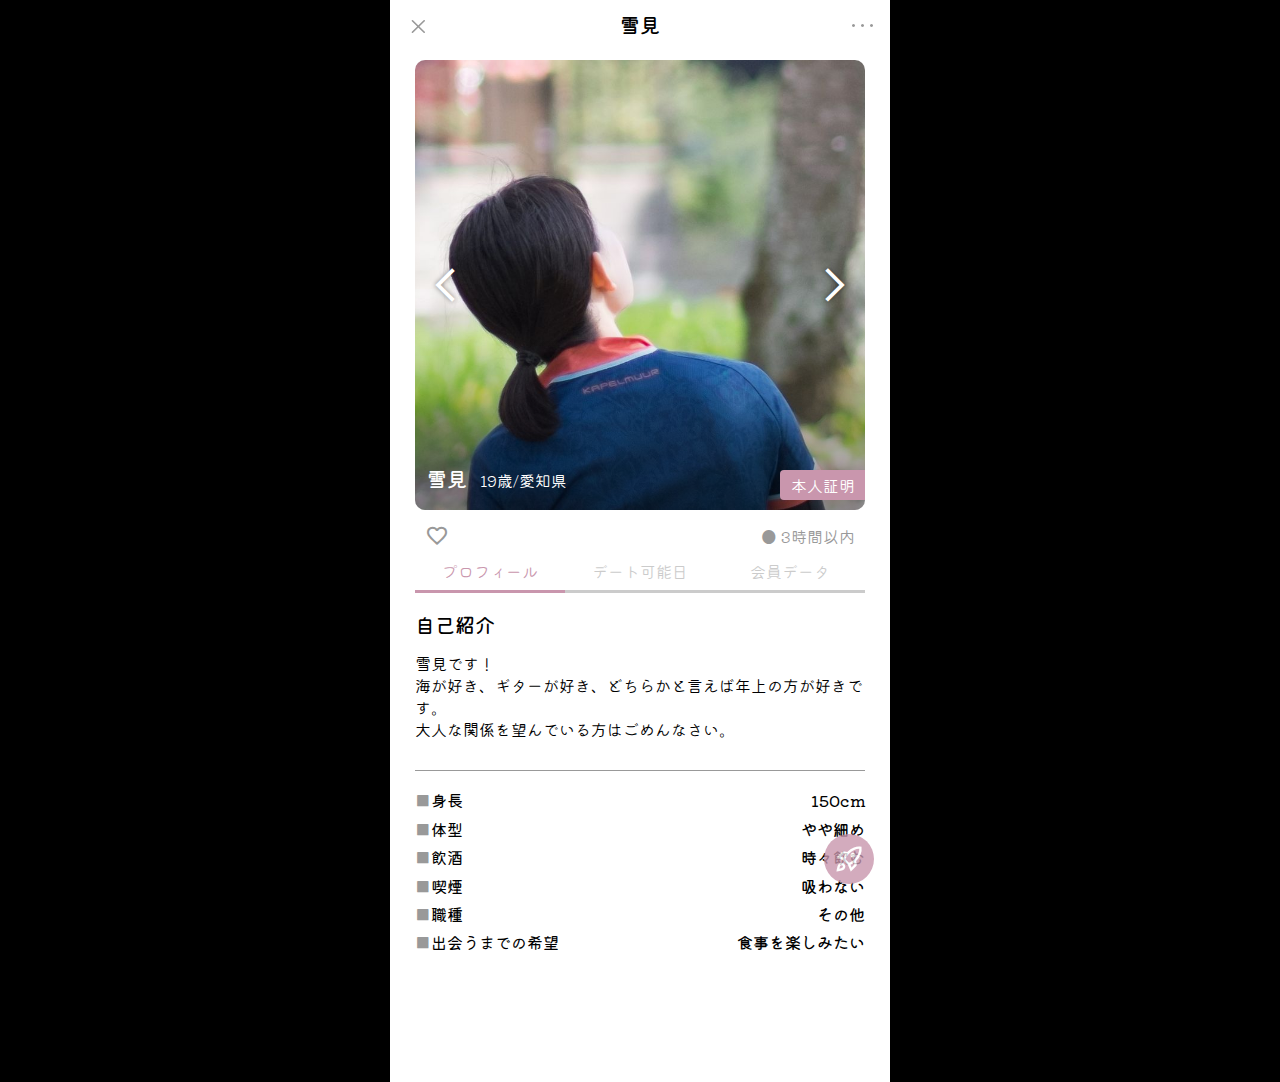
<file: person/i04.html>
<!DOCTYPE html>
<html lang="ja" prefix="og: http://ogp.me/ns#">
<head>
  <meta charset="UTF-8">
  <meta http-equiv="X-UA-Compatible" content="IE=edge">
  <meta name="viewport" content="width=device-width, initial-scale=1.0">
  <link rel="stylesheet" href="../css/reset.css">
  <link rel="stylesheet" href="../css/style.css">
  <link rel="shortcut icon" href="../img/favicon.png">
  <!-- google icon -->
    <link rel="stylesheet" href="https://fonts.googleapis.com/css2?family=Material+Symbols+Outlined:opsz,wght,FILL,GRAD@48,400,0,0" />
    <link rel="stylesheet" href="https://fonts.googleapis.com/css2?family=Material+Symbols+Outlined:opsz,wght,FILL,GRAD@48,400,1,0" />
  <!-- google icon -->
  <!-- google fonts -->
  <link rel="preconnect" href="https://fonts.googleapis.com">
<link rel="preconnect" href="https://fonts.gstatic.com" crossorigin>
<link href="https://fonts.googleapis.com/css2?family=Kiwi+Maru:wght@300;500&display=swap" rel="stylesheet">
<link href="https://fonts.googleapis.com/css2?family=Nanum+Gothic+Coding:wght@700&display=swap&text=123456789" rel="stylesheet">
  <!-- google fonts -->
  <title>solt daddy</title>
</head>

<body class="prof_body">
  <div class="prof_header" id="prof_header">
    <p>
      <a href="#" onclick="history.back()">
        ×
      </a>
    </p>
    <p>…</p>
  </div>
  <div class="rocket_container">
    <div class="prof_rocket">
      <span class="material-symbols-outlined">
        rocket_launch
      </span>
    </div>
  </div>
  <div class="prof_top" id="prof_top">
    <h1>雪見</h1>
    <div class="prof_mainimag">
      <span class="material-symbols-outlined favorite" id="love">
        favorite
      </span>
      <img src="../img/i04.jpg" alt="">
      <div class="arrows">
        <span class="material-symbols-outlined">
          arrow_back_ios_new
          </span>
        <span class="material-symbols-outlined">
          arrow_forward_ios
        </span>
      </div>
      <div class="prof_info">
        <p>
          <span>
            雪見
          </span>
          19歳/愛知県
        </p>
        <p class="oneword">
          <!-- よろしくお願いします！ -->
        </p>
      </div>
      <div class="proof">
        本人証明
      </div>
    </div>
    <div class="prof_top_under">
      <span class="material-symbols-outlined" id="favorite">
        favorite
      </span>
      <p class="hour">
        3時間以内
      </p>
    </div>
    <!-- <div class="sub_img">
      <img src="../img/プロフ画像未設定.png" alt="">
      <img src="../img/プロフ画像未設定.png" alt="">
      <img src="../img/プロフ画像未設定.png" alt="">
    </div> -->
  </div>
  <div class="prof_data">
    <ul class="prof_data_list">
      <li class="current">プロフィール</li>
      <li>デート可能日</li>
      <li>会員データ</li>
    </ul>
    <div class="self-introduction">
      <h2>自己紹介</h2>
      <p>
        雪見です！<br>
        海が好き、ギターが好き、どちらかと言えば年上の方が好きです。<br>
        大人な関係を望んでいる方はごめんなさい。<br>
      </p>
      <dl class="self-introduction-data">
        <dt>身長</dt>
        <dd>150cm</dd>
        <dt>体型</dt>
        <dd>やや細め</dd>
        <dt>飲酒</dt>
        <dd>時々飲む</dd>
        <dt>喫煙</dt>
        <dd>吸わない</dd>
        <dt>職種</dt>
        <dd>その他</dd>
        <dt>出会うまでの希望</dt>
        <dd>食事を楽しみたい</dd>
      </dl>
    </div>
  </div>
 <script src="../js/prof.js"></script>
</body>
</html>
</file>
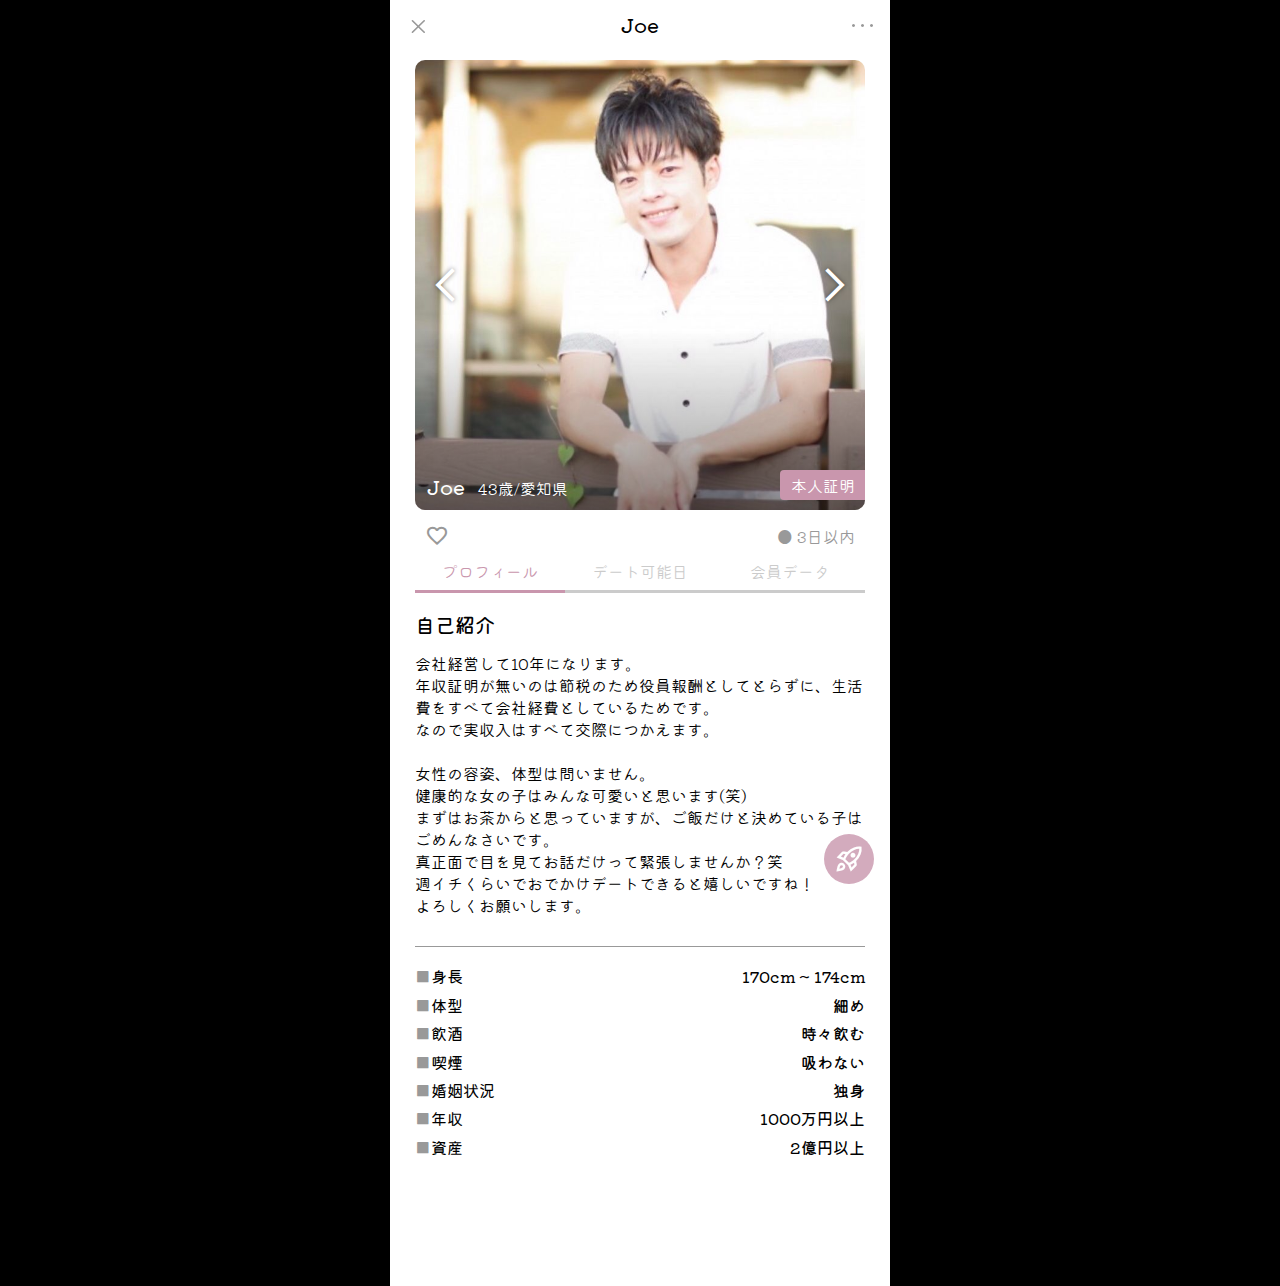
<file: person/k00.html>
<!DOCTYPE html>
<html lang="ja" prefix="og: http://ogp.me/ns#">
<head>
  <meta charset="UTF-8">
  <meta http-equiv="X-UA-Compatible" content="IE=edge">
  <meta name="viewport" content="width=device-width, initial-scale=1.0">
  <link rel="stylesheet" href="../css/reset.css">
  <link rel="stylesheet" href="../css/style.css">
  <link rel="shortcut icon" href="../img/favicon.png">
  <!-- google icon -->
    <link rel="stylesheet" href="https://fonts.googleapis.com/css2?family=Material+Symbols+Outlined:opsz,wght,FILL,GRAD@48,400,0,0" />
    <link rel="stylesheet" href="https://fonts.googleapis.com/css2?family=Material+Symbols+Outlined:opsz,wght,FILL,GRAD@48,400,1,0" />
  <!-- google icon -->
  <!-- google fonts -->
  <link rel="preconnect" href="https://fonts.googleapis.com">
<link rel="preconnect" href="https://fonts.gstatic.com" crossorigin>
<link href="https://fonts.googleapis.com/css2?family=Kiwi+Maru:wght@300;500&display=swap" rel="stylesheet">
<link href="https://fonts.googleapis.com/css2?family=Nanum+Gothic+Coding:wght@700&display=swap&text=123456789" rel="stylesheet">
  <!-- google fonts -->
  <title>solt daddy</title>
</head>

<body class="prof_body">
  <div class="prof_header" id="prof_header">
    <p>
      <a href="#" onclick="history.back()">
        ×
      </a>
    </p>
    <p>…</p>
  </div>
  <div class="rocket_container">
    <div class="prof_rocket">
      <span class="material-symbols-outlined">
        rocket_launch
      </span>
    </div>
  </div>
  <div class="prof_top" id="prof_top">
    <h1>Joe</h1>
    <div class="prof_mainimag">
      <span class="material-symbols-outlined favorite" id="love">
        favorite
      </span>
      <img src="../img/k00.jpg" alt="">
      <div class="arrows">
        <span class="material-symbols-outlined">
          arrow_back_ios_new
          </span>
        <span class="material-symbols-outlined">
          arrow_forward_ios
        </span>
      </div>
      <div class="prof_info">
        <p>
          <span>
            Joe
          </span>
          43歳/愛知県
        </p>
        <!-- <p class="oneword">
          よろしくお願いします！
        </p> -->
      </div>
      <div class="proof">
        本人証明
      </div>
    </div>
    <div class="prof_top_under">
      <span class="material-symbols-outlined" id="favorite">
        favorite
      </span>
      <p class="hour">
        3日以内
      </p>
    </div>
    <!-- <div class="sub_img">
      <img src="../img/プロフ画像未設定.png" alt="">
      <img src="../img/プロフ画像未設定.png" alt="">
      <img src="../img/プロフ画像未設定.png" alt="">
    </div> -->
  </div>
  <div class="prof_data">
    <ul class="prof_data_list">
      <li class="current">プロフィール</li>
      <li>デート可能日</li>
      <li>会員データ</li>
    </ul>
    <div class="self-introduction">
      <h2>自己紹介</h2>
      <p>
        会社経営して10年になります。<br>
        年収証明が無いのは節税のため役員報酬としてとらずに、生活費をすべて会社経費としているためです。<br>
        なので実収入はすべて交際につかえます。<br>
        <br>
        女性の容姿、体型は問いません。<br>
        健康的な女の子はみんな可愛いと思います(笑)<br>
        まずはお茶からと思っていますが、ご飯だけと決めている子はごめんなさいです。<br>
        真正面で目を見てお話だけって緊張しませんか？笑<br>
        週イチくらいでおでかけデートできると嬉しいですね！<br>
        よろしくお願いします。
      </p>
      <dl class="self-introduction-data">
        <dt>身長</dt>
        <dd>170cm ~ 174cm</dd>
        <dt>体型</dt>
        <dd>細め</dd>
        <dt>飲酒</dt>
        <dd>時々飲む</dd>
        <dt>喫煙</dt>
        <dd>吸わない</dd>
        <dt>婚姻状況</dt>
        <dd>独身</dd>
        <dt>年収</dt>
        <dd>1000万円以上</dd>
        <dt>資産</dt>
        <dd>2億円以上</dd>
      </dl>
    </div>
  </div>
 <script src="../js/prof.js"></script>
</body>
</html>
</file>
<file: css/style.css>
/* common */

:root{
  --solt-pink: rgb(201, 150, 173);
  --solt-brown: rgb(113, 93, 93);
  --solt-green: rgb(93, 204, 93);
  --solt-heart: rgb(243, 149, 192);
}

  html{
    width: 100%;
    height: 100%;
    background-color: #000;
    cursor: default;
    user-select: none;
  }
  body{
    background-color: #fff;
    width: 100%;
    max-width: 500px;
    margin: 0 auto;
    font-family: 'Kiwi Maru', serif;
    font-weight: 300;
    position: relative;
  }

/* common */

/* 有料コンテンツ */

  .attention{
    position: fixed;
    display: flex;
    justify-content: center;
    align-items: center;
    top: 0;
    left: 50%;
    width: 100%;
    max-width: 500px;
    height: 100%;
    transform: translateX(-50%);
    background-color: #999999aa;
    z-index: 999;
    opacity: 1;
    transition: all .3s;
  }
  .attention.hidden{
    pointer-events: none;
    opacity: 0;
  }
  .attention_box{
    display: flex;
    flex-direction: column;
    /* justify-content: space-around; */
    align-items: center;
    width: 80%;
    min-width: 220px;
    max-width: 300px;
    height: 160px;
    border-radius: 8px;
    background-color: #fff;
    color: #333;
    text-align: center;
  }
  .attention_box p{
    padding: 8px 0 8px;
  }
  .attention_box p:nth-child(1){
    color: rgb(212, 108, 125);
    font-weight: 500;
    padding: 20px 0 8px;
    font-size: 18px;
  }
  .attention_box button{
    color: #333;
    padding-top: 18px;
  }

/* 有料コンテンツ */


/* header */
header{
  position: fixed;
  top: 0;
  width: 0;
  background-color: #fff;
  width: 100%;
  max-width: 500px;
  z-index: 99;
  box-shadow: 0 3px 3px #0000002d;
}
  header .header_top{
    display: flex;
    justify-content: space-between;
    width: 100%;
    height: 60px;
    border-bottom: 1.5px solid rgba(99, 76, 76, 0.358);
  }
  header .titleimg{
    width: 240px;
    object-fit: contain;
    padding: 8px 16px 0px;
  }
  .hamburger-body {
    display: flex;
    justify-content: center;
    align-items: center;
    background: var(--solt-pink);
    width: 60px;
    height: 60px;
    cursor: pointer;
  }
  .hamburger {
    width: 40px;
    height: 32px;
    position: relative;
  }
  .hamburger_bar {
    display: block;
    width: 100%;
    height: 4px;
    position: absolute;
    left: 0;
    background: #fff;
  }
  .hamburger_bar:nth-child(1) {
    top: 0;
  }
  .hamburger_bar:nth-child(2) {
    top: 50%;
    transform: translateY(-50%);
  }
  .hamburger_bar:nth-child(3) {
    top: 100%;
    transform: translateY(-100%);
  }

  .header_menu{
    display: flex;
    justify-content: space-around;
    padding: 6px;
    font-size: 10px;
  }
  .header_menu li{
    display: flex;
    position: relative;
    flex-direction: column;
    justify-content: center;
    align-items: center;
    color: var(--solt-pink);
    cursor: pointer;
  }
  .header_menu li .material-symbols-outlined{
    font-size: 42px;
  }
  .header_menu .topiccount{
    display: flex;
    justify-content: center;
    align-items: center;
    position: absolute;
    top: 0;
    right: 0px;
    width: 20px;
    height: 20px;
    padding-top: 1px;
    border-radius: 50%;
    background-color: var(--solt-pink);
    z-index: 3;
    color: #fff;
    font-size: 16px;
    font-family: 'Nanum Gothic Coding', monospace;
    opacity: 0;
  }
  .topiccount.apear{
    opacity: 1;
  }

/* header */

/* main */
  main{
    padding-top: 140px;
  }
  .situation{
    display: flex;
    justify-content: center;
    margin: 16px auto;
  }
  .situation li{
    width: 40%;
    border-bottom: 2px solid #000;
    /* margin: 2px; */
    padding: 8px;
    display: flex;
    justify-content: center;
    align-items: center;
    color: var(--solt-brown);
    border-color: var(--solt-brown);
  }
  .situation li.current{
    color: var(--solt-pink);
    border-color: var(--solt-pink);
  }
  .situation li:not(.current){
    cursor: pointer;
  }


  .personlist{
    width: 100%;
    display: flex;
    flex-wrap: wrap;
    justify-content: center;
  }
  .person{
    width: 40%;
    aspect-ratio: 1/1;
    margin: 10px;
    padding: 4px;
    border-radius: 10px;
    overflow: hidden;
    position: relative;
  }
  .person a{
    position: absolute;
    top: 0;
    left: 0;
    display: block;
    width: 100%;
    height: 100%;
    z-index: 10;
  }
  .person:hover{
    cursor: pointer;
  }
  .person img{
    position: absolute;
    top: 0;
    left: 0;
    object-fit: cover;
    width: 100%;
    height: 100%;
  }
  .person::after {
    content: '';
    position: absolute;
    top: 0;
    left: 0;
    width: 100%;
    height: 100%;
    background-image: linear-gradient(180deg, transparent 0 60%, #0000006c 100%);
  }
  .person p{
    display: block;
    max-width: 90%;
    position: absolute;
    bottom: 0;
    left: 50%;
    transform: translateX(-50%);
    padding-bottom: 8px;
    z-index: 2;
    color: #fff;
    overflow: hidden;
    text-overflow: ellipsis;
    white-space: nowrap;
  }
  .person p::before{
    content: "●";
    color: var(--solt-green);
    font-size: 14px;
    padding-right: 3px;
  }
/* main */




/* それぞれのプロフ画面 */
  .prof_body{
    position: relative;
    width: 100%;
    max-width: 500px;
  }
  .prof_header{
    position: fixed;
    top: 0;
    width: 100%;
    max-width: 500px;
    height: 50px;
    display: flex;
    justify-content: space-between;
    align-items: center;
    padding: 10px 10px;
    z-index: 99;
  }
  .prof_header p{
    display: flex;
    justify-content: center;
    align-items: center;
    width: 36px;
    height: 36px;
    border-radius: 50%;
    font-size: 30px;
    padding-bottom: 2px;
    color: #999;
    cursor: pointer;
    transition: all .3s;
  }
  .prof_header.gray p{
    color: #fff;
    background-color: #999;
    opacity: .8;
  }

  .rocket_container{
    width: 100%;
    display: flex;
    justify-content: end;
    padding: 0 16px;
  }
  .prof_rocket{
    position: fixed;
    bottom: 16px;
    /* right: 30px; */
    width: 50px;
    height: 50px;
    border-radius: 50%;
    background-color: var(--solt-pink);
    display: flex;
    justify-content: center;
    align-items: center;
    opacity: .8;
    cursor: pointer;
  }
  .prof_rocket .material-symbols-outlined{
    font-size: 30px;
    color: #fff;
  }


  .prof_top{
    display: flex;
    flex-direction: column;
    align-items: center;
  }
  .prof_top h1{
    height: 50px;
    font-weight: 500;
    font-size: 20px;
    line-height: 50px;
  }
  .prof_mainimag{
    width: 90%;
    aspect-ratio: 1/1;
    margin: 10px;
    padding: 4px;
    border-radius: 10px;
    overflow: hidden;
    position: relative;
    cursor: pointer;
  }
  .prof_mainimag .favorite{
    position: absolute;
    top: calc(50% - 70px);
    left: calc(50% - 70px);
    z-index: 99;
    font-size: 140px;
    color: var(--solt-heart);
    opacity: 0;
  }
  .prof_mainimag .favorite.love{
    animation: love .8s;
  }

  @keyframes love {
    0% {
      transform: scale(.1);
      opacity: .3;
    }
    40% {
      transform: scale(2);
      opacity: .8;
    }
    60% {
      transform: scale(1);
      opacity: .7;
    }
    80% {
      transform: scale(1.4);
      opacity: .5;
    }
    100% {
      transform: scale(1);
      opacity: 0;
    }
  }
    
  .prof_mainimag img{
    position: absolute;
    top: 0;
    left: 0;
    object-fit: cover;
    width: 100%;
    height: 100%;
  }
  .prof_mainimag::after {
    content: '';
    position: absolute;
    top: 0;
    left: 0;
    width: 100%;
    height: 100%;
    background-image: linear-gradient(180deg, transparent 0 60%, #0000006c 100%);
  }
  .arrows{
    width: 100%;
    padding: 10px;
    display: flex;
    justify-content: space-between;
    position: absolute;
    top: 50%;
    left: 0;
    transform: translateY(-50%);
    color: #fff;
  }
  .arrows .material-symbols-outlined{
    font-size: 40px;
    padding: 0;
    cursor: pointer;
    z-index: 99;
    text-shadow: 0 0 5px #00000079;
    /* cursor: crosshair; */
  }
  .prof_info{
    display: block;
    max-width: 90%;
    position: absolute;
    bottom: 0;
    left: 0;
    padding: 12px;
    z-index: 2;
    color: #fff;
  }
  .prof_info span{
    font-weight: 500;
    font-size: 20px;
    padding-right: 8px;
  }
  .prof_info .oneword{
    font-size: 14px;
    padding-top: 8px;
  } 
  .prof_top .proof{
    display: flex;
    justify-content: center;
    align-items: center;
    position: absolute;
    bottom: 10px;
    right: 0;
    width: 85px;
    height: 30px;
    border-radius: 4px 0 0 4px;
    background-color: var(--solt-pink);
    color: #fff;
    z-index: 2;
  }
  .prof_top_under{
    width: 90%;
    padding: 4px 10px;
    margin-bottom: 10px;
    display: flex;
    justify-content: space-between;
    align-items: center;
    color: #999;
  }
  .prof_top_under span{
    cursor: pointer;
    transition: all .5s;
  }
  .prof_top_under span.love{
    color: var(--solt-heart);
    animation: love_s .8s forwards;
  }
  @keyframes love_s {
    0% {
      transform: scale(.1);
    }
    40% {
      transform: scale(2);
    }
    60% {
      transform: scale(1);
    }
    80% {
      transform: scale(1.4);
    }
    100% {
      transform: scale(1);
    }
  }
  .hour::before{
    content: "●";
  }
  .hour.online{
    color: var(--solt-green);
  }
  .prof_top .sub_img{
    width: 90%;
    margin-bottom: 20px;
    display: flex;
    justify-content: start;
    flex-wrap: wrap;
    gap: 8px;
  }
  .prof_top .sub_img img{
    width: 100px;
    height: 100px;
    border-radius: 4px;
  }

  .prof_data{
    width: 100%;
    display: flex;
    flex-direction: column;
    justify-content: center;
    align-items: center;
  }
  .prof_data .prof_data_list{
    width: 100%;
    display: flex;
    justify-content: center;
    align-items: center;
    margin-bottom: 20px;
  }
  .prof_data .prof_data_list li{
    width: 30%;
    border-bottom: 3px solid #999;
    color: #999;
    padding-bottom: 10px;
    text-align: center;
    opacity: .5;
  }
  .prof_data .prof_data_list li.current{
    color: var(--solt-pink);
    border-color: var(--solt-pink);
    opacity: 1;
  }
  .self-introduction{
    width: 90%;
    padding-bottom: 20px;
    display: flex;
    flex-direction: column;
    align-items: baseline;
  }
  .self-introduction h2{
    font-size: 20px;
    font-weight: 500;
    margin-bottom: 16px;
  }
  .self-introduction p{
    width: 100%;
    padding-bottom: 30px;
    border-bottom: 1px solid #999;
    line-height: 22px;
  }
  .self-introduction-data{
    width: 100%;
    display: flex;
    flex-wrap: wrap;
    padding: 20px 0 100px 0;
  }
  .self-introduction-data dt,
  .self-introduction-data dd{
    width: 50%;
    padding-bottom: 10px;
  }
  .self-introduction-data dt{
    font-weight: normal;
  }
  .self-introduction-data dt::before{
    content: "■";
    color: #999;
  }
  .self-introduction-data dd{
    font-weight: 500;
    text-align: right;
  }
  
/* それぞれのプロフ画面 */
</file>
